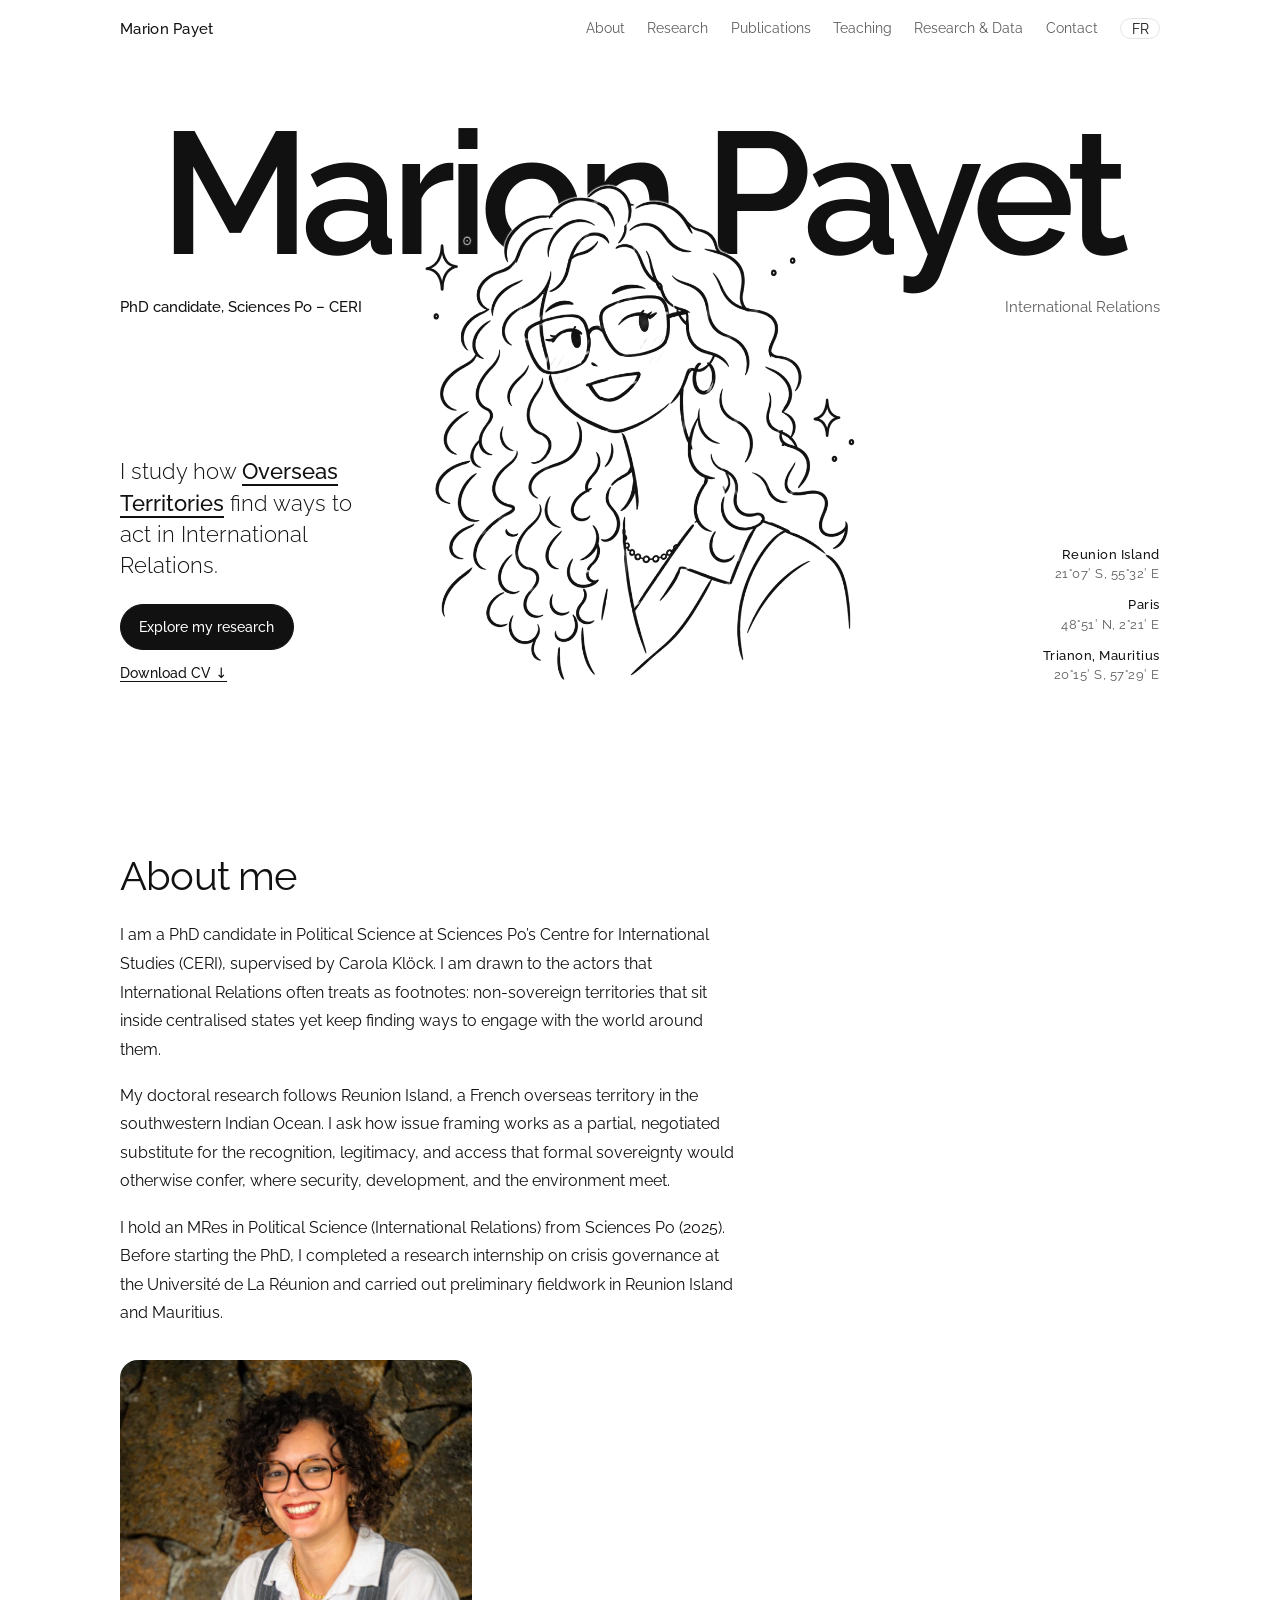
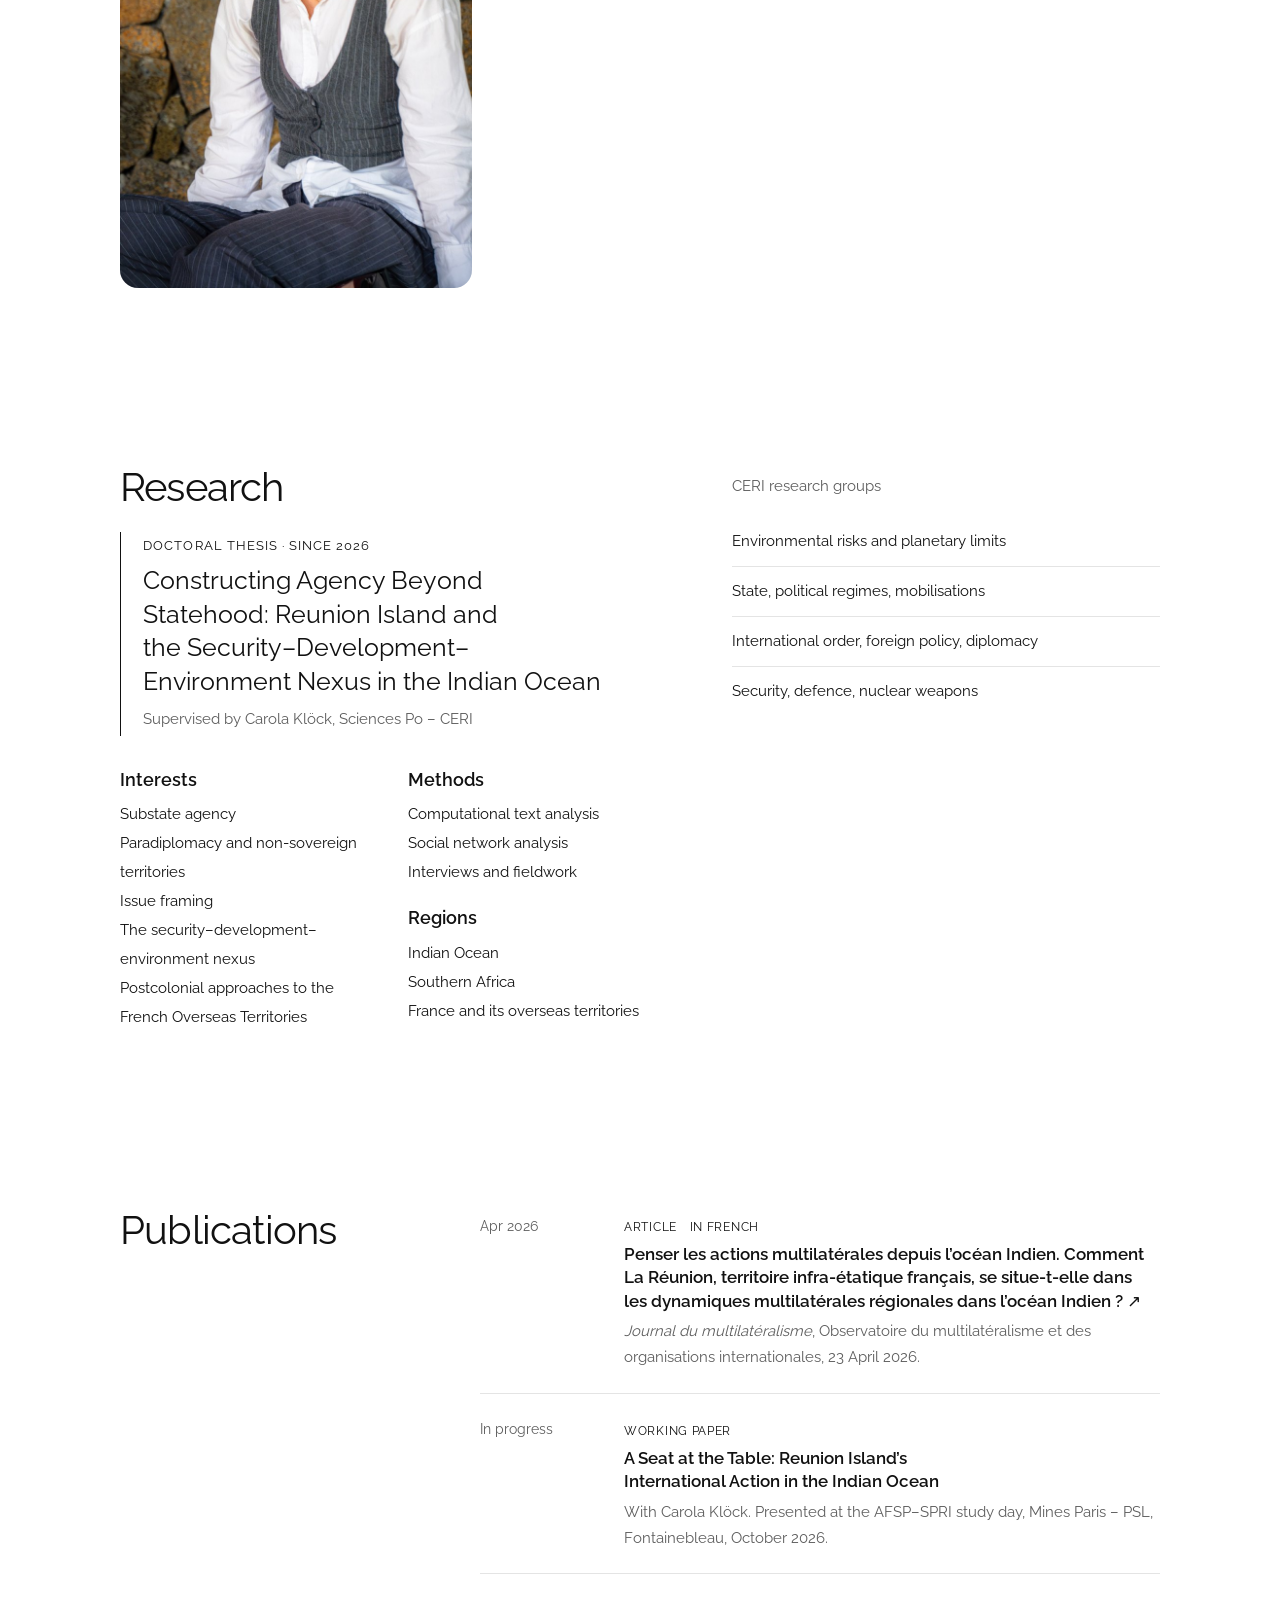
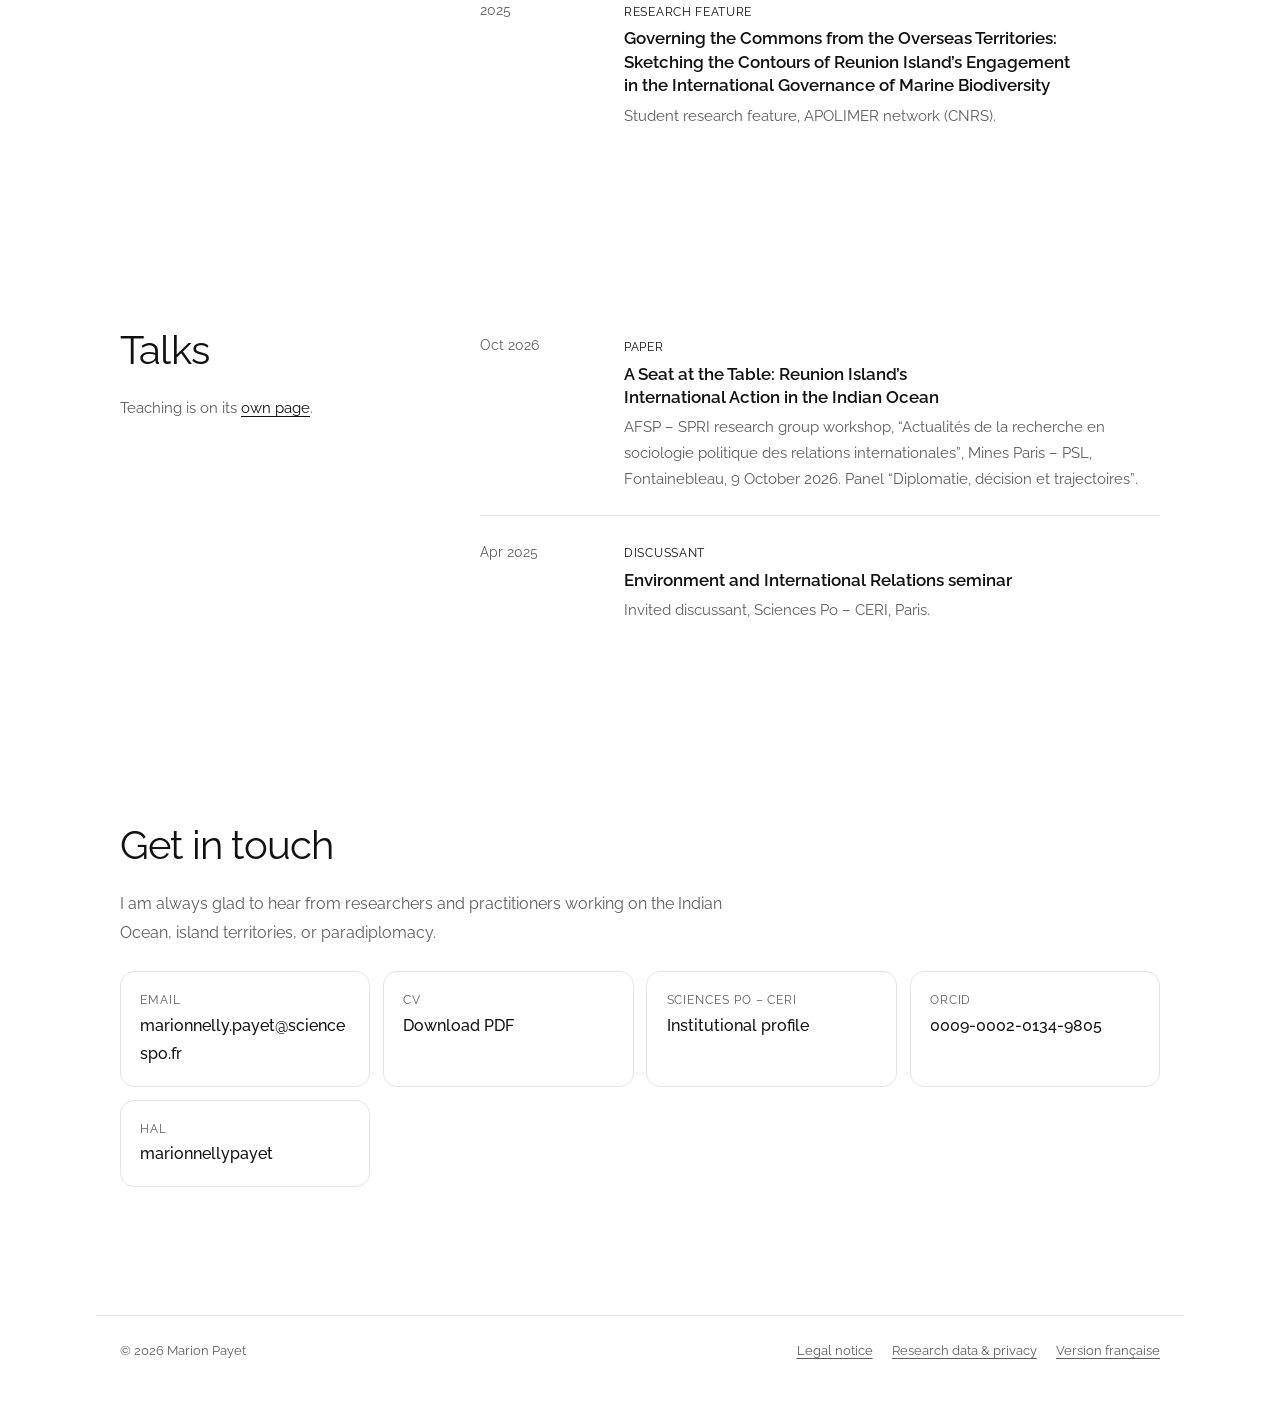
<file: docs/index.html>
<!doctype html>
<html lang="en">
<head>
<meta charset="utf-8">
<meta name="viewport" content="width=device-width, initial-scale=1, viewport-fit=cover">
<title>Marion Payet</title>
<meta name="description" content="Marion Payet, PhD candidate in Political Science (International Relations) at Sciences Po – CERI. Research on substate agency, paradiplomacy, Reunion Island, and the Indian Ocean.">
<meta property="og:title" content="Marion Payet">
<meta property="og:description" content="PhD candidate at Sciences Po – CERI. How places without sovereignty act internationally.">
<link rel="alternate" hreflang="fr" href="fr/">
<link rel="stylesheet" href="assets/site.css">
</head>
<body>

<nav class="nav" aria-label="Main">
  <div class="wrap">
    <a class="brand" href="#top">Marion Payet</a>
    <ul>
      <li class="opt"><a href="#about">About</a></li>
      <li><a href="#research">Research</a></li>
      <li class="opt"><a href="#publications">Publications</a></li>
      <li><a href="teaching/">Teaching</a></li>
      <li class="opt"><a href="research-data/">Research &amp; Data</a></li>
      <li class="opt"><a href="#contact">Contact</a></li>
      <li><a class="lang" href="fr/" hreflang="fr" lang="fr">FR</a></li>
    </ul>
  </div>
</nav>

<header class="hero" id="top">
  <div class="wrap hero-stage">
    <h1 class="giant">Marion Payet</h1>
    <img class="hero-art" src="files/portrait-drawing.png" alt="Line drawing of Marion Payet smiling, with curly hair and big glasses" width="811" height="940">
    <p class="hero-who">PhD candidate, Sciences Po – CERI</p>
    <p class="hero-role">International Relations</p>
    <div class="hero-blurb">
      <p class="statement">I study how <em>Overseas Territories</em> find ways to act in International Relations.</p>
      <div class="actions">
        <a class="btn primary" href="#research">Explore my research</a>
        <a class="link-cv" href="files/Marion_Payet_CV.pdf">Download CV ↓</a>
      </div>
    </div>
    <div class="coords">
      <p><span>Reunion Island</span>21°07′ S, 55°32′ E</p>
      <p><span>Paris</span>48°51′ N, 2°21′ E</p>
      <p><span>Trianon, Mauritius</span>20°15′ S, 57°29′ E</p>
    </div>
  </div>
</header>

<main>

<section id="about">
  <div class="wrap">
    <div class="about-text">
      <h2>About me</h2>
      <p>I am a PhD candidate in Political Science at Sciences Po’s Centre for International Studies (CERI), supervised by Carola Klöck. I am drawn to the actors that International Relations often treats as footnotes: non-sovereign territories that sit inside centralised states yet keep finding ways to engage with the world around them.</p>
      <p>My doctoral research follows Reunion Island, a French overseas territory in the southwestern Indian Ocean. I ask how issue framing works as a partial, negotiated substitute for the recognition, legitimacy, and access that formal sovereignty would otherwise confer, where security, development, and the environment meet.</p>
      <p>I hold an MRes in Political Science (International Relations) from Sciences Po (2025). Before starting the PhD, I completed a research internship on crisis governance at the Université de La Réunion and carried out preliminary fieldwork in Reunion Island and Mauritius.</p>
          <img class="about-photo" src="files/photo.jpg" alt="Marion Payet, smiling, in front of a basalt stone wall" width="724" height="1086" loading="lazy">
    </div>
  </div>
</section>

<section id="research">
  <div class="wrap split">
    <div>
      <h2>Research</h2>
      <div class="thesis-card">
        <p class="kicker">Doctoral thesis · since 2026</p>
        <h3>Constructing Agency Beyond Statehood: Reunion Island and the Security–Development–Environment Nexus in the Indian Ocean</h3>
        <p>Supervised by Carola Klöck, Sciences Po – CERI</p>
      </div>
      <div class="lists">
        <div>
          <h3>Interests</h3>
          <ul>
            <li>Substate agency</li>
            <li>Paradiplomacy and non-sovereign territories</li>
            <li>Issue framing</li>
            <li>The security–development–environment nexus</li>
            <li>Postcolonial approaches to the French Overseas Territories</li>
          </ul>
        </div>
        <div>
          <h3>Methods</h3>
          <ul>
            <li>Computational text analysis</li>
            <li>Social network analysis</li>
            <li>Interviews and fieldwork</li>
          </ul>
          <h3 style="margin-top:1.2rem">Regions</h3>
          <ul>
            <li>Indian Ocean</li>
            <li>Southern Africa</li>
            <li>France and its overseas territories</li>
          </ul>
        </div>
      </div>
    </div>
    <div class="side">
      <p class="muted" style="font-size:0.92rem;margin-top:0.6rem">CERI research groups</p>
      <ul class="entries" style="font-size:0.95rem">
        <li class="entry" style="grid-template-columns:1fr;padding-block:0.7rem">Environmental risks and planetary limits</li>
        <li class="entry" style="grid-template-columns:1fr;padding-block:0.7rem">State, political regimes, mobilisations</li>
        <li class="entry" style="grid-template-columns:1fr;padding-block:0.7rem">International order, foreign policy, diplomacy</li>
        <li class="entry" style="grid-template-columns:1fr;padding-block:0.7rem">Security, defence, nuclear weapons</li>
      </ul>
    </div>
  </div>
</section>

<section id="publications">
  <div class="wrap split head">
    <div><h2>Publications</h2></div>
    <!-- TO ADD A PUBLICATION: copy one <li class="entry"> … </li> block, paste it at the top of the list, and change the text. -->
    <ul class="entries">
      <li class="entry">
        <div class="when">Apr 2026</div>
        <div>
          <span class="tag">Article</span><span class="tag">In French</span>
          <h3 lang="fr"><a href="https://observatoire-multilateralisme.fr/publications/penser-les-actions-multilaterales-depuis-locean-indien/">Penser les actions multilatérales depuis l’océan Indien. Comment La Réunion, territoire infra-étatique français, se situe-t-elle dans les dynamiques multilatérales régionales dans l’océan Indien ?</a></h3>
          <p class="meta"><em>Journal du multilatéralisme</em>, Observatoire du multilatéralisme et des organisations internationales, 23 April 2026.</p>
        </div>
      </li>
      <li class="entry">
        <div class="when">In progress</div>
        <div>
          <span class="tag">Working paper</span>
          <h3>A Seat at the Table: Reunion Island’s International Action in the Indian Ocean</h3>
          <p class="meta">With Carola Klöck. Presented at the AFSP–SPRI study day, Mines Paris – PSL, Fontainebleau, October 2026.</p>
        </div>
      </li>
      <li class="entry">
        <div class="when">2025</div>
        <div>
          <span class="tag">Research feature</span>
          <h3>Governing the Commons from the Overseas Territories: Sketching the Contours of Reunion Island’s Engagement in the International Governance of Marine Biodiversity</h3>
          <p class="meta">Student research feature, APOLIMER network (CNRS).</p>
        </div>
      </li>
    </ul>
  </div>
</section>

<section id="talks">
  <div class="wrap split head">
    <div><h2>Talks</h2><p class="muted" style="font-size:0.95rem">Teaching is on its <a href="teaching/">own page</a>.</p></div>
    <ul class="entries">
      <li class="entry">
        <div class="when">Oct 2026</div>
        <div>
          <span class="tag">Paper</span>
          <h3>A Seat at the Table: Reunion Island’s International Action in the Indian Ocean</h3>
          <p class="meta">AFSP – SPRI research group workshop, <span lang="fr">“Actualités de la recherche en sociologie politique des relations internationales”</span>, Mines Paris – PSL, Fontainebleau, 9 October 2026. Panel <span lang="fr">“Diplomatie, décision et trajectoires”</span>.</p>
        </div>
      </li>
      <li class="entry">
        <div class="when">Apr 2025</div>
        <div>
          <span class="tag">Discussant</span>
          <h3>Environment and International Relations seminar</h3>
          <p class="meta">Invited discussant, Sciences Po – CERI, Paris.</p>
        </div>
      </li>
    </ul>
  </div>
</section>

<section id="contact">
  <div class="wrap">
    <h2>Get in touch</h2>
    <p class="muted">I am always glad to hear from researchers and practitioners working on the Indian Ocean, island territories, or paradiplomacy.</p>
    <div class="contact-grid">
      <a href="mailto:marionnelly.payet@sciencespo.fr"><small>Email</small><span>marionnelly.payet@sciencespo.fr</span></a>
      <a href="files/Marion_Payet_CV.pdf"><small>CV</small><span>Download PDF</span></a>
      <a href="https://www.sciencespo.fr/ceri/en/directory/payet-marion/"><small>Sciences Po – CERI</small><span>Institutional profile</span></a>
      <a href="https://orcid.org/0009-0002-0134-9805"><small>ORCID</small><span>0009-0002-0134-9805</span></a>
      <a href="https://cv.hal.science/marionnellypayet"><small>HAL</small><span>marionnellypayet</span></a>
    </div>
  </div>
</section>

</main>

<footer>
  <div class="wrap">
    <span>© 2026 Marion Payet</span>
    <nav aria-label="Footer"><a href="research-data/#legal">Legal notice</a><a href="research-data/">Research data &amp; privacy</a><a href="fr/" hreflang="fr" lang="fr">Version française</a></nav>
  </div>
</footer>

</body>
</html>
</file>
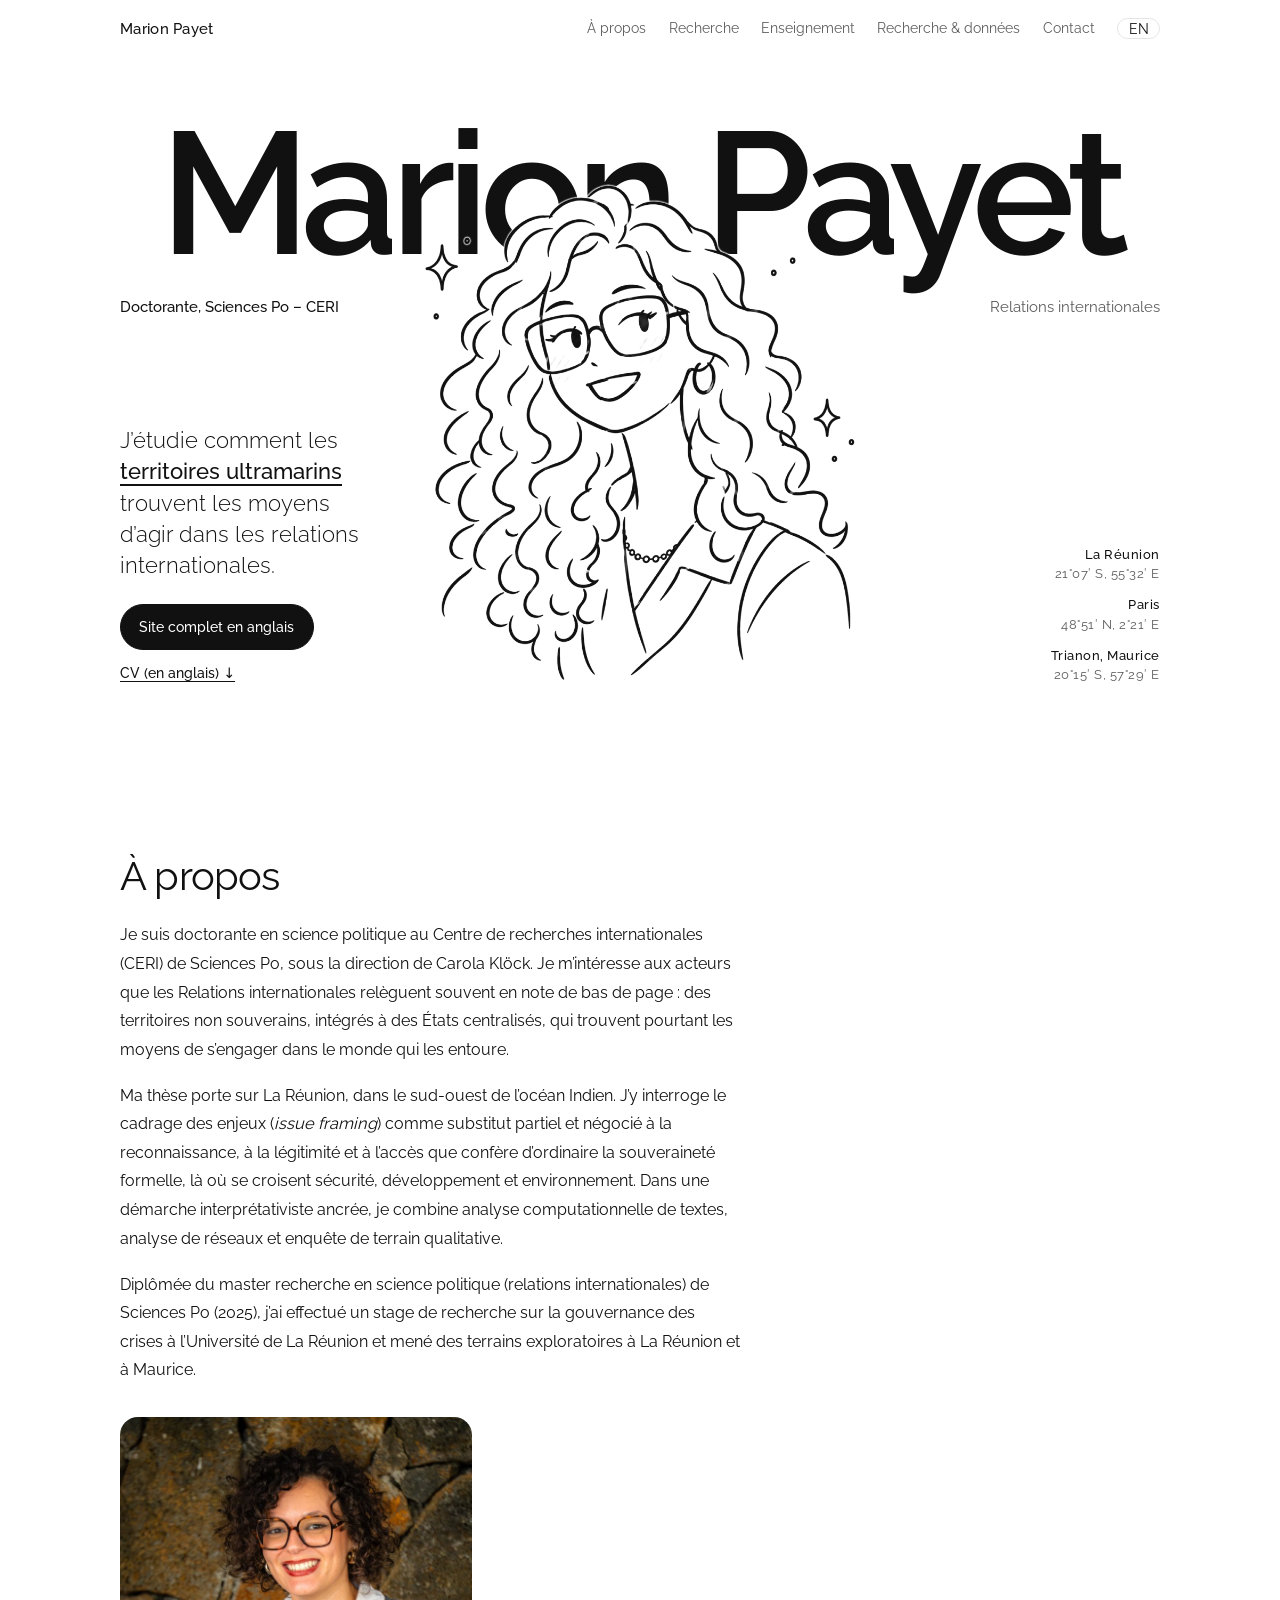
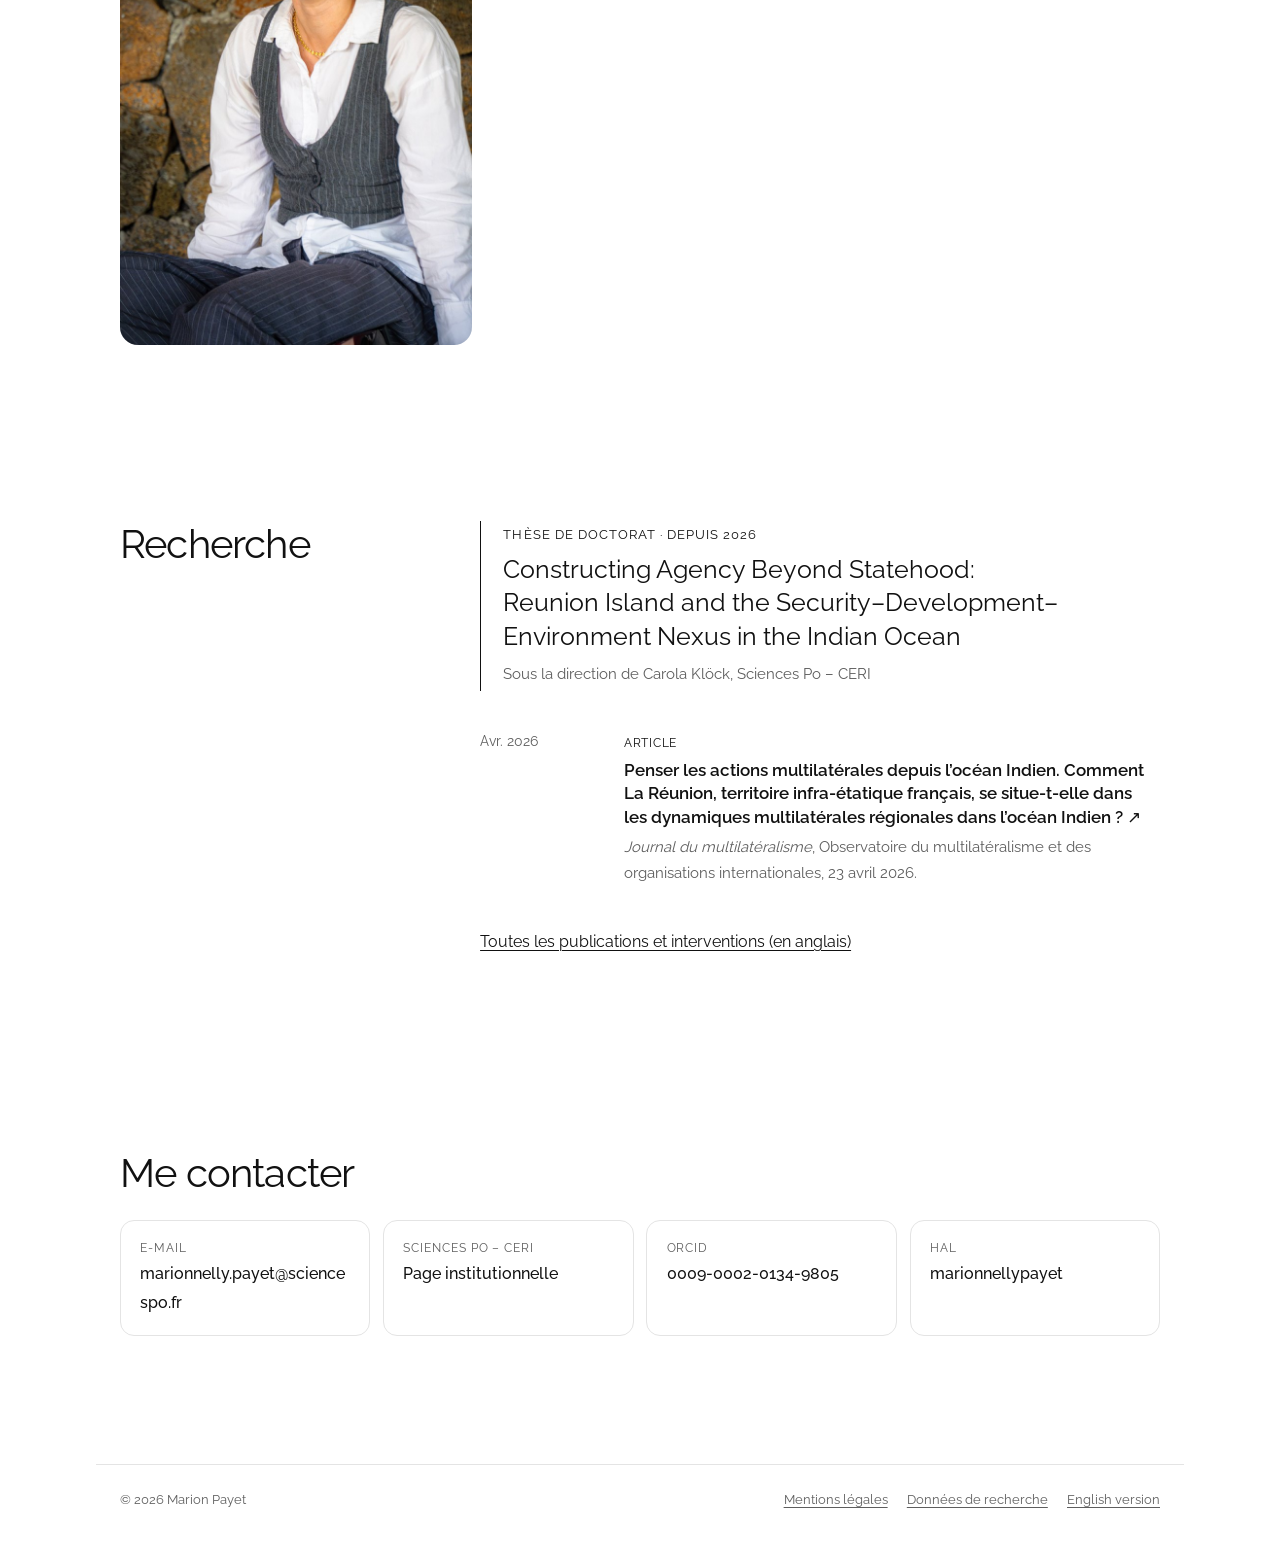
<file: docs/fr/index.html>
<!doctype html>
<html lang="fr">
<head>
<meta charset="utf-8">
<meta name="viewport" content="width=device-width, initial-scale=1, viewport-fit=cover">
<title>Marion Payet · À propos</title>
<meta name="description" content="Marion Payet, doctorante en science politique (relations internationales) au CERI de Sciences Po. Recherches sur l’action internationale des territoires non souverains, La Réunion et l’océan Indien.">
<link rel="alternate" hreflang="en" href="../">
<link rel="stylesheet" href="../assets/site.css">
</head>
<body>

<nav class="nav" aria-label="Navigation principale">
  <div class="wrap">
    <a class="brand" href="#top">Marion Payet</a>
    <ul>
      <li class="opt"><a href="#a-propos">À propos</a></li>
      <li><a href="#recherche">Recherche</a></li>
      <li><a href="../teaching/">Enseignement</a></li>
      <li class="opt"><a href="../research-data/">Recherche &amp; données</a></li>
      <li class="opt"><a href="#contact">Contact</a></li>
      <li><a class="lang" href="../" hreflang="en" lang="en">EN</a></li>
    </ul>
  </div>
</nav>

<header class="hero" id="top">
  <div class="wrap hero-stage">
    <h1 class="giant">Marion Payet</h1>
    <img class="hero-art" src="../files/portrait-drawing.png" alt="Dessin au trait de Marion Payet souriante, cheveux bouclés et grandes lunettes" width="811" height="940">
    <p class="hero-who">Doctorante, Sciences Po – CERI</p>
    <p class="hero-role">Relations internationales</p>
    <div class="hero-blurb">
      <p class="statement">J’étudie comment les <em>territoires ultramarins</em> trouvent les moyens d’agir dans les relations internationales.</p>
      <div class="actions">
        <a class="btn primary" href="../">Site complet en anglais</a>
        <a class="link-cv" href="../files/Marion_Payet_CV.pdf">CV (en anglais) ↓</a>
      </div>
    </div>
    <div class="coords">
      <p><span>La Réunion</span>21°07′ S, 55°32′ E</p>
      <p><span>Paris</span>48°51′ N, 2°21′ E</p>
      <p><span>Trianon, Maurice</span>20°15′ S, 57°29′ E</p>
    </div>
  </div>
</header>

<main>

<section id="a-propos">
  <div class="wrap">
    <div class="about-text">
      <h2>À propos</h2>
      <p>Je suis doctorante en science politique au Centre de recherches internationales (CERI) de Sciences Po, sous la direction de Carola Klöck. Je m’intéresse aux acteurs que les Relations internationales relèguent souvent en note de bas de page : des territoires non souverains, intégrés à des États centralisés, qui trouvent pourtant les moyens de s’engager dans le monde qui les entoure.</p>
      <p>Ma thèse porte sur La Réunion, dans le sud-ouest de l’océan Indien. J’y interroge le cadrage des enjeux (<em lang="en">issue framing</em>) comme substitut partiel et négocié à la reconnaissance, à la légitimité et à l’accès que confère d’ordinaire la souveraineté formelle, là où se croisent sécurité, développement et environnement. Dans une démarche interprétativiste ancrée, je combine analyse computationnelle de textes, analyse de réseaux et enquête de terrain qualitative.</p>
      <p>Diplômée du master recherche en science politique (relations internationales) de Sciences Po (2025), j’ai effectué un stage de recherche sur la gouvernance des crises à l’Université de La Réunion et mené des terrains exploratoires à La Réunion et à Maurice.</p>
          <img class="about-photo" src="../files/photo.jpg" alt="Marion Payet souriante, devant un mur de pierres basaltiques" width="724" height="1086" loading="lazy">
    </div>
  </div>
</section>

<section id="recherche">
  <div class="wrap split head">
    <div><h2>Recherche</h2></div>
    <div>
      <div class="thesis-card">
        <p class="kicker">Thèse de doctorat · depuis 2026</p>
        <h3 lang="en">Constructing Agency Beyond Statehood: Reunion Island and the Security–Development–Environment Nexus in the Indian Ocean</h3>
        <p>Sous la direction de Carola Klöck, Sciences Po – CERI</p>
      </div>
      <ul class="entries" style="margin-top:2rem">
        <li class="entry">
          <div class="when">Avr. 2026</div>
          <div>
            <span class="tag">Article</span>
            <h3><a href="https://observatoire-multilateralisme.fr/publications/penser-les-actions-multilaterales-depuis-locean-indien/">Penser les actions multilatérales depuis l’océan Indien. Comment La Réunion, territoire infra-étatique français, se situe-t-elle dans les dynamiques multilatérales régionales dans l’océan Indien ?</a></h3>
            <p class="meta"><em>Journal du multilatéralisme</em>, Observatoire du multilatéralisme et des organisations internationales, 23 avril 2026.</p>
          </div>
        </li>
      </ul>
      <p style="margin-top:1.2rem"><a href="../#publications" hreflang="en">Toutes les publications et interventions (en anglais)</a></p>
    </div>
  </div>
</section>

<section id="contact">
  <div class="wrap">
    <h2>Me contacter</h2>
    <div class="contact-grid">
      <a href="mailto:marionnelly.payet@sciencespo.fr"><small>E-mail</small><span>marionnelly.payet@sciencespo.fr</span></a>
      <a href="https://www.sciencespo.fr/ceri/en/directory/payet-marion/"><small>Sciences Po – CERI</small><span>Page institutionnelle</span></a>
      <a href="https://orcid.org/0009-0002-0134-9805"><small>ORCID</small><span>0009-0002-0134-9805</span></a>
      <a href="https://cv.hal.science/marionnellypayet"><small>HAL</small><span>marionnellypayet</span></a>
    </div>
  </div>
</section>

</main>

<footer>
  <div class="wrap">
    <span>© 2026 Marion Payet</span>
    <nav aria-label="Pied de page"><a href="../research-data/#legal">Mentions légales</a><a href="../research-data/#donnees">Données de recherche</a><a href="../" hreflang="en" lang="en">English version</a></nav>
  </div>
</footer>

</body>
</html>
</file>
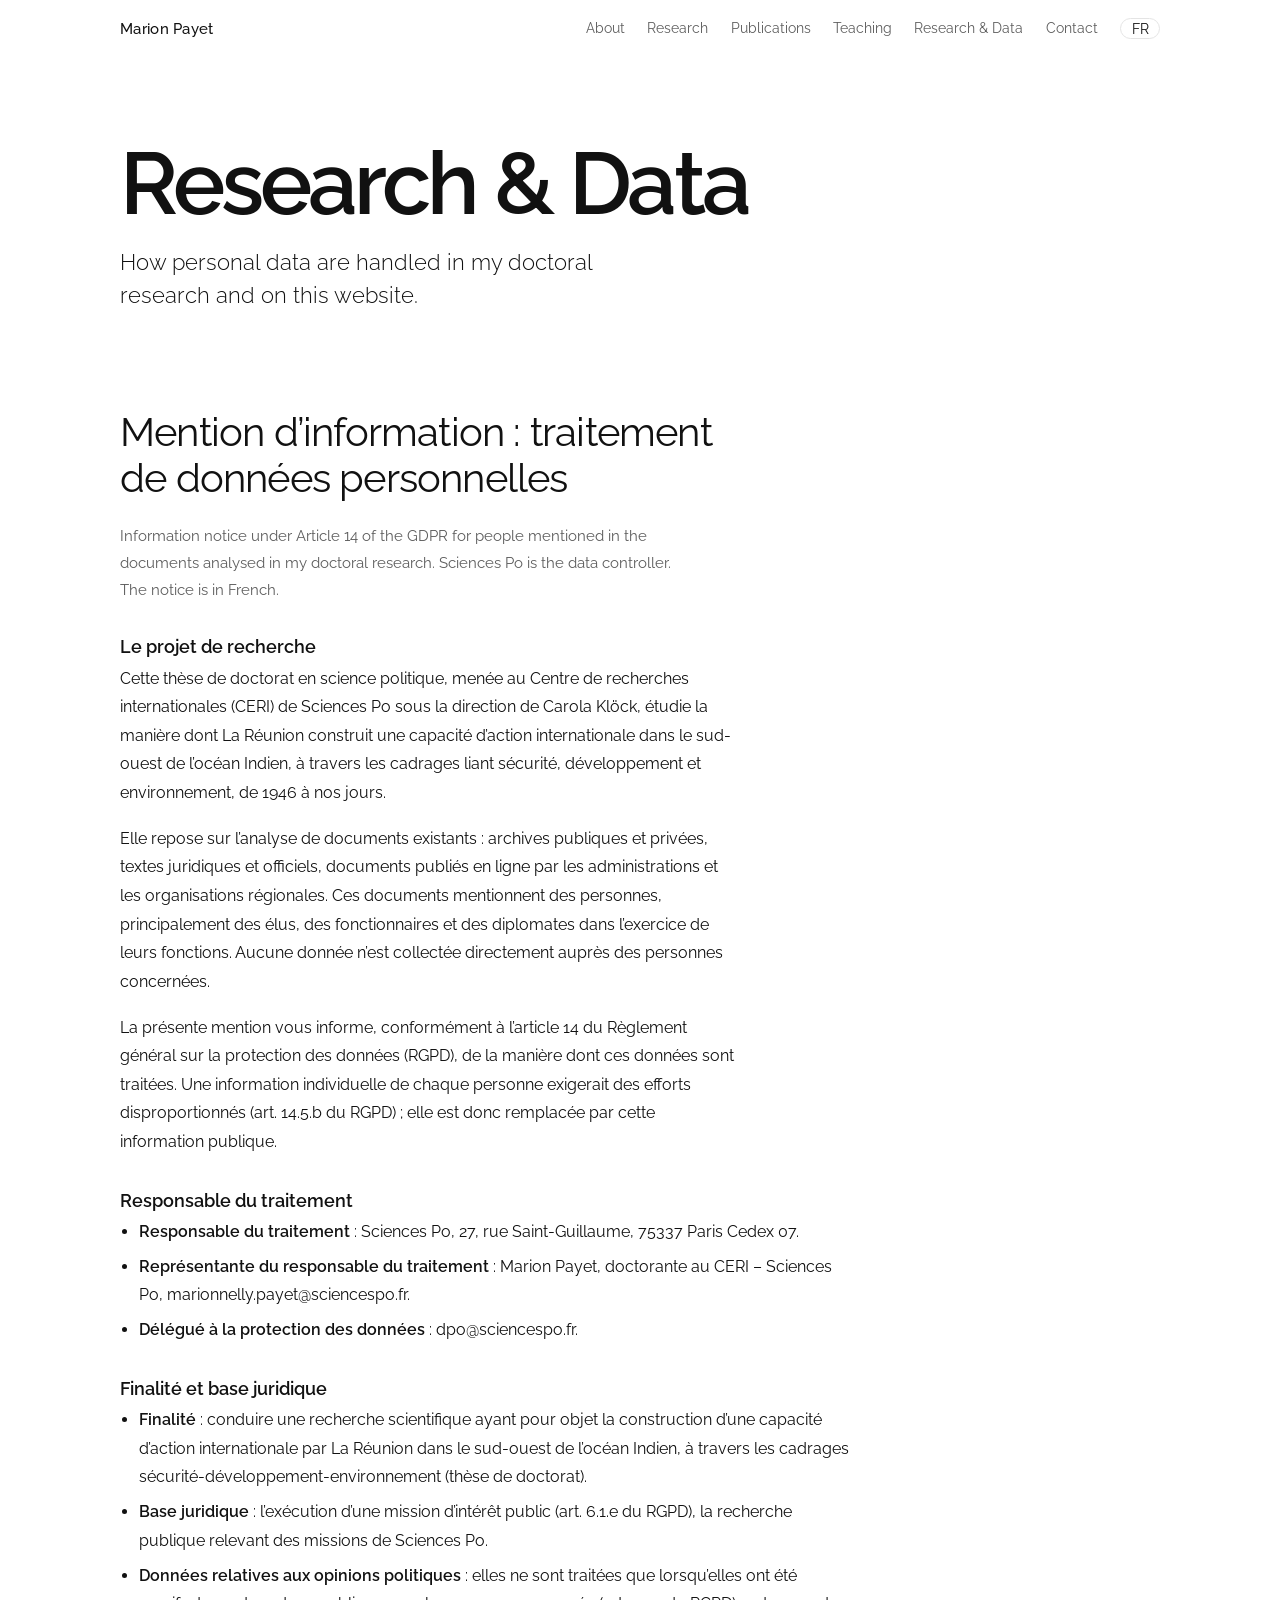
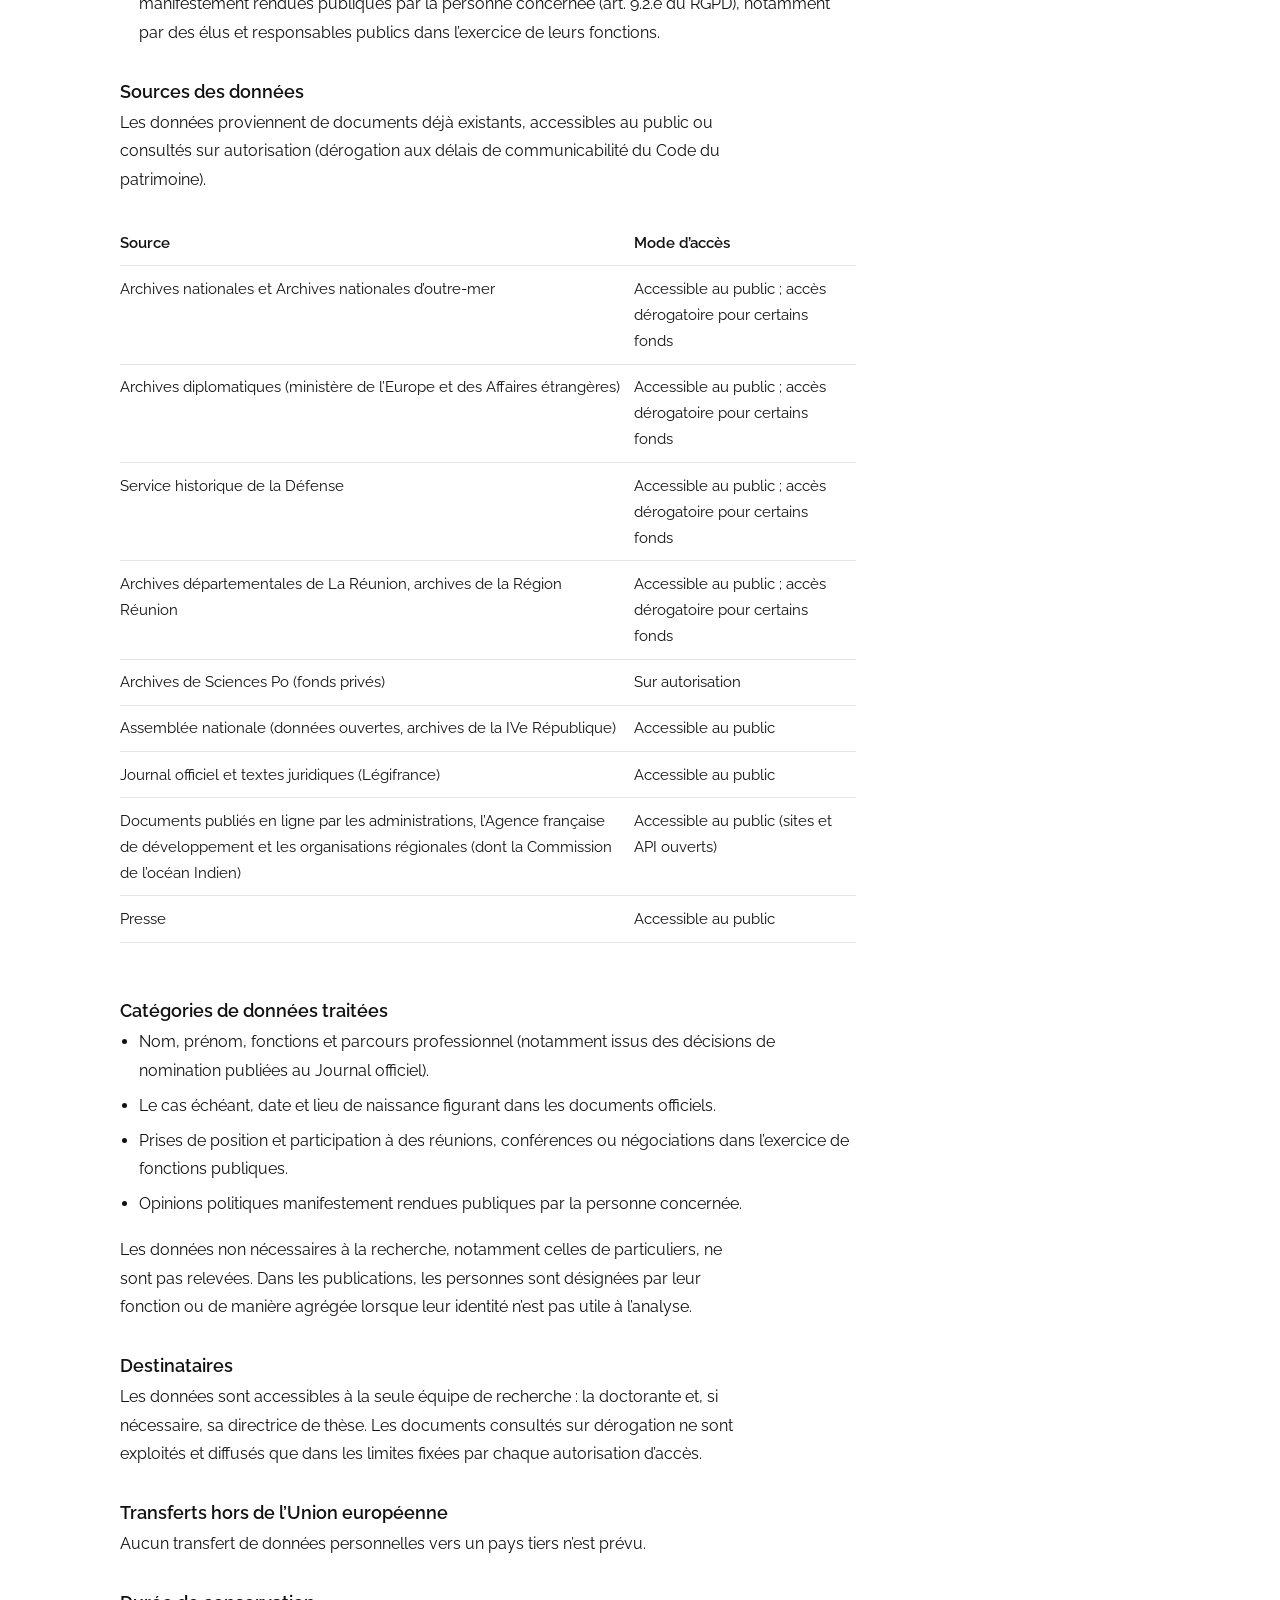
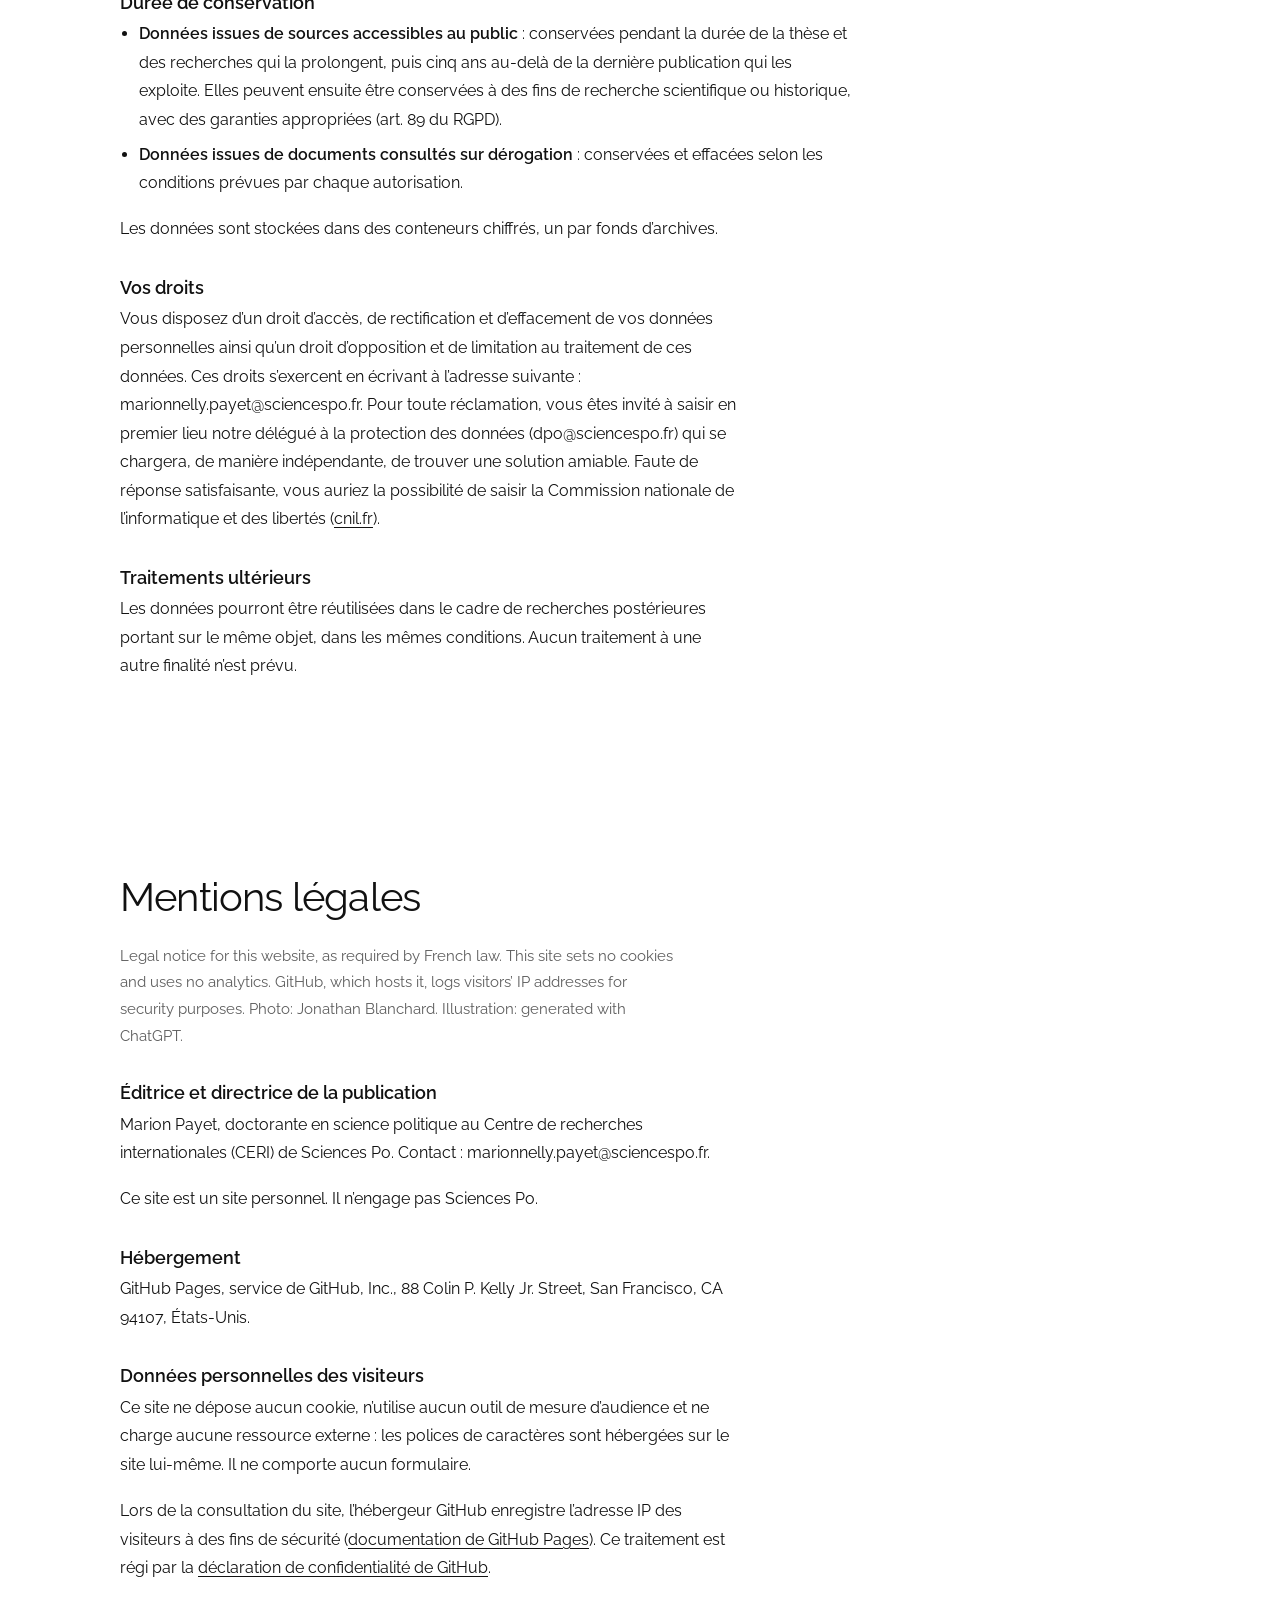
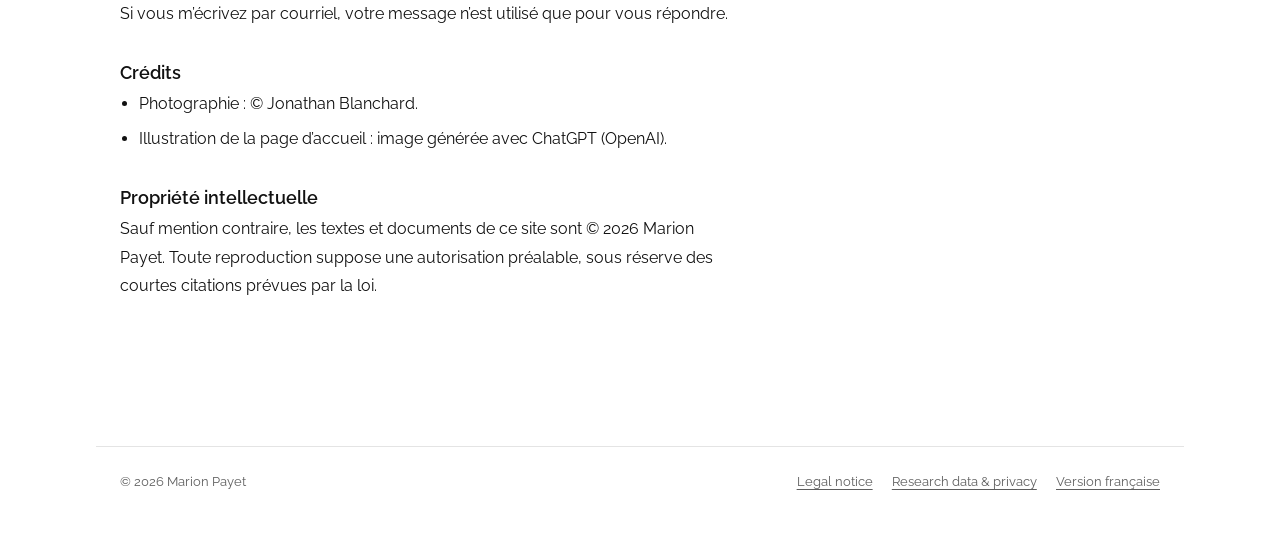
<file: docs/research-data/index.html>
<!doctype html>
<html lang="en">
<head>
<meta charset="utf-8">
<meta name="viewport" content="width=device-width, initial-scale=1, viewport-fit=cover">
<title>Research &amp; Data · Marion Payet</title>
<meta name="description" content="How personal data are handled in Marion Payet’s doctoral research and on this website: information notice and legal notice.">
<link rel="stylesheet" href="../assets/site.css">
</head>
<body>

<nav class="nav" aria-label="Main">
  <div class="wrap">
    <a class="brand" href="../">Marion Payet</a>
    <ul>
      <li class="opt"><a href="../#about">About</a></li>
      <li><a href="../#research">Research</a></li>
      <li class="opt"><a href="../#publications">Publications</a></li>
      <li><a href="../teaching/">Teaching</a></li>
      <li class="opt"><a href="../research-data/" aria-current="page">Research &amp; Data</a></li>
      <li class="opt"><a href="../#contact">Contact</a></li>
      <li><a class="lang" href="../fr/" hreflang="fr" lang="fr">FR</a></li>
    </ul>
  </div>
</nav>

<main>
<header class="page-head">
  <div class="wrap">
    <h1 class="page-title">Research &amp; Data</h1>
    <p class="page-lead">How personal data are handled in my doctoral research and on this website.</p>
  </div>
</header>

<section id="donnees" lang="fr">
  <div class="wrap">
    <div class="prose">
      <h2>Mention d’information : traitement de données personnelles</h2>
      <p class="summary-en" lang="en">Information notice under Article 14 of the GDPR for people mentioned in the documents analysed in my doctoral research. Sciences Po is the data controller. The notice is in French.</p>

      <h3>Le projet de recherche</h3>
      <p>Cette thèse de doctorat en science politique, menée au Centre de recherches internationales (CERI) de Sciences Po sous la direction de Carola Klöck, étudie la manière dont La Réunion construit une capacité d’action internationale dans le sud-ouest de l’océan Indien, à travers les cadrages liant sécurité, développement et environnement, de 1946 à nos jours.</p>
      <p>Elle repose sur l’analyse de documents existants : archives publiques et privées, textes juridiques et officiels, documents publiés en ligne par les administrations et les organisations régionales. Ces documents mentionnent des personnes, principalement des élus, des fonctionnaires et des diplomates dans l’exercice de leurs fonctions. Aucune donnée n’est collectée directement auprès des personnes concernées.</p>
      <p>La présente mention vous informe, conformément à l’article 14 du Règlement général sur la protection des données (RGPD), de la manière dont ces données sont traitées. Une information individuelle de chaque personne exigerait des efforts disproportionnés (art. 14.5.b du RGPD) ; elle est donc remplacée par cette information publique.</p>

      <h3>Responsable du traitement</h3>
      <ul>
        <li><strong>Responsable du traitement</strong> : Sciences Po, 27, rue Saint-Guillaume, 75337 Paris Cedex 07.</li>
        <li><strong>Représentante du responsable du traitement</strong> : Marion Payet, doctorante au CERI – Sciences Po, marionnelly.payet@sciencespo.fr.</li>
        <li><strong>Délégué à la protection des données</strong> : dpo@sciencespo.fr.</li>
      </ul>

      <h3>Finalité et base juridique</h3>
      <ul>
        <li><strong>Finalité</strong> : conduire une recherche scientifique ayant pour objet la construction d’une capacité d’action internationale par La Réunion dans le sud-ouest de l’océan Indien, à travers les cadrages sécurité-développement-environnement (thèse de doctorat).</li>
        <li><strong>Base juridique</strong> : l’exécution d’une mission d’intérêt public (art. 6.1.e du RGPD), la recherche publique relevant des missions de Sciences Po.</li>
        <li><strong>Données relatives aux opinions politiques</strong> : elles ne sont traitées que lorsqu’elles ont été manifestement rendues publiques par la personne concernée (art. 9.2.e du RGPD), notamment par des élus et responsables publics dans l’exercice de leurs fonctions.</li>
      </ul>

      <h3>Sources des données</h3>
      <p>Les données proviennent de documents déjà existants, accessibles au public ou consultés sur autorisation (dérogation aux délais de communicabilité du Code du patrimoine).</p>
      <div class="table-scroll">
        <table>
          <thead><tr><th>Source</th><th>Mode d’accès</th></tr></thead>
          <tbody>
            <tr><td>Archives nationales et Archives nationales d’outre-mer</td><td>Accessible au public ; accès dérogatoire pour certains fonds</td></tr>
            <tr><td>Archives diplomatiques (ministère de l’Europe et des Affaires étrangères)</td><td>Accessible au public ; accès dérogatoire pour certains fonds</td></tr>
            <tr><td>Service historique de la Défense</td><td>Accessible au public ; accès dérogatoire pour certains fonds</td></tr>
            <tr><td>Archives départementales de La Réunion, archives de la Région Réunion</td><td>Accessible au public ; accès dérogatoire pour certains fonds</td></tr>
            <tr><td>Archives de Sciences Po (fonds privés)</td><td>Sur autorisation</td></tr>
            <tr><td>Assemblée nationale (données ouvertes, archives de la IVe République)</td><td>Accessible au public</td></tr>
            <tr><td>Journal officiel et textes juridiques (Légifrance)</td><td>Accessible au public</td></tr>
            <tr><td>Documents publiés en ligne par les administrations, l’Agence française de développement et les organisations régionales (dont la Commission de l’océan Indien)</td><td>Accessible au public (sites et API ouverts)</td></tr>
            <tr><td>Presse</td><td>Accessible au public</td></tr>
          </tbody>
        </table>
      </div>

      <h3>Catégories de données traitées</h3>
      <ul>
        <li>Nom, prénom, fonctions et parcours professionnel (notamment issus des décisions de nomination publiées au Journal officiel).</li>
        <li>Le cas échéant, date et lieu de naissance figurant dans les documents officiels.</li>
        <li>Prises de position et participation à des réunions, conférences ou négociations dans l’exercice de fonctions publiques.</li>
        <li>Opinions politiques manifestement rendues publiques par la personne concernée.</li>
      </ul>
      <p>Les données non nécessaires à la recherche, notamment celles de particuliers, ne sont pas relevées. Dans les publications, les personnes sont désignées par leur fonction ou de manière agrégée lorsque leur identité n’est pas utile à l’analyse.</p>

      <h3>Destinataires</h3>
      <p>Les données sont accessibles à la seule équipe de recherche : la doctorante et, si nécessaire, sa directrice de thèse. Les documents consultés sur dérogation ne sont exploités et diffusés que dans les limites fixées par chaque autorisation d’accès.</p>

      <h3>Transferts hors de l’Union européenne</h3>
      <p>Aucun transfert de données personnelles vers un pays tiers n’est prévu.</p>

      <h3>Durée de conservation</h3>
      <ul>
        <li><strong>Données issues de sources accessibles au public</strong> : conservées pendant la durée de la thèse et des recherches qui la prolongent, puis cinq ans au-delà de la dernière publication qui les exploite. Elles peuvent ensuite être conservées à des fins de recherche scientifique ou historique, avec des garanties appropriées (art. 89 du RGPD).</li>
        <li><strong>Données issues de documents consultés sur dérogation</strong> : conservées et effacées selon les conditions prévues par chaque autorisation.</li>
      </ul>
      <p>Les données sont stockées dans des conteneurs chiffrés, un par fonds d’archives.</p>

      <h3>Vos droits</h3>
      <p>Vous disposez d’un droit d’accès, de rectification et d’effacement de vos données personnelles ainsi qu’un droit d’opposition et de limitation au traitement de ces données. Ces droits s’exercent en écrivant à l’adresse suivante : marionnelly.payet@sciencespo.fr. Pour toute réclamation, vous êtes invité à saisir en premier lieu notre délégué à la protection des données (dpo@sciencespo.fr) qui se chargera, de manière indépendante, de trouver une solution amiable. Faute de réponse satisfaisante, vous auriez la possibilité de saisir la Commission nationale de l’informatique et des libertés (<a href="https://www.cnil.fr">cnil.fr</a>).</p>

      <h3>Traitements ultérieurs</h3>
      <p>Les données pourront être réutilisées dans le cadre de recherches postérieures portant sur le même objet, dans les mêmes conditions. Aucun traitement à une autre finalité n’est prévu.</p>
    </div>
  </div>
</section>

<section id="legal" lang="fr">
  <div class="wrap">
    <div class="prose">
      <h2>Mentions légales</h2>
      <p class="summary-en" lang="en">Legal notice for this website, as required by French law. This site sets no cookies and uses no analytics. GitHub, which hosts it, logs visitors’ IP addresses for security purposes. Photo: Jonathan Blanchard. Illustration: generated with ChatGPT.</p>

      <h3>Éditrice et directrice de la publication</h3>
      <p>Marion Payet, doctorante en science politique au Centre de recherches internationales (CERI) de Sciences Po. Contact : marionnelly.payet@sciencespo.fr.</p>
      <p>Ce site est un site personnel. Il n’engage pas Sciences Po.</p>

      <h3>Hébergement</h3>
      <p>GitHub Pages, service de GitHub, Inc., 88 Colin P. Kelly Jr. Street, San Francisco, CA 94107, États-Unis.</p>

      <h3>Données personnelles des visiteurs</h3>
      <p>Ce site ne dépose aucun cookie, n’utilise aucun outil de mesure d’audience et ne charge aucune ressource externe : les polices de caractères sont hébergées sur le site lui-même. Il ne comporte aucun formulaire.</p>
      <p>Lors de la consultation du site, l’hébergeur GitHub enregistre l’adresse IP des visiteurs à des fins de sécurité (<a href="https://docs.github.com/fr/pages/getting-started-with-github-pages/what-is-github-pages">documentation de GitHub Pages</a>). Ce traitement est régi par la <a href="https://docs.github.com/fr/site-policy/privacy-policies/github-general-privacy-statement">déclaration de confidentialité de GitHub</a>.</p>
      <p>Si vous m’écrivez par courriel, votre message n’est utilisé que pour vous répondre.</p>

      <h3>Crédits</h3>
      <ul>
        <li>Photographie : © Jonathan Blanchard.</li>
        <li>Illustration de la page d’accueil : image générée avec ChatGPT (OpenAI).</li>
      </ul>

      <h3>Propriété intellectuelle</h3>
      <p>Sauf mention contraire, les textes et documents de ce site sont © 2026 Marion Payet. Toute reproduction suppose une autorisation préalable, sous réserve des courtes citations prévues par la loi.</p>
    </div>
  </div>
</section>

</main>

<footer>
  <div class="wrap">
    <span>© 2026 Marion Payet</span>
    <nav aria-label="Footer"><a href="../research-data/#legal">Legal notice</a><a href="../research-data/">Research data &amp; privacy</a><a href="../fr/" hreflang="fr" lang="fr">Version française</a></nav>
  </div>
</footer>

</body>
</html>
</file>
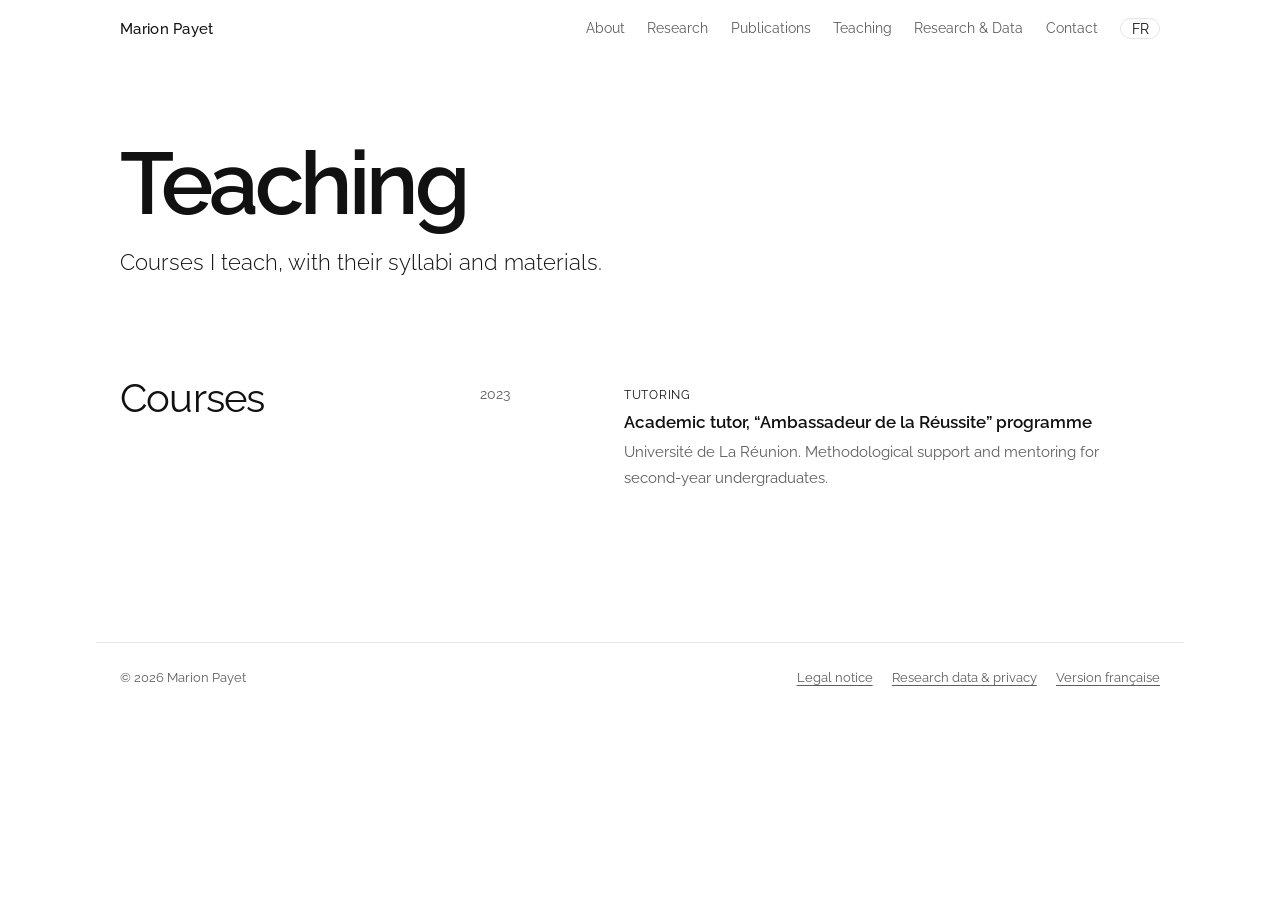
<file: docs/teaching/index.html>
<!doctype html>
<html lang="en">
<head>
<meta charset="utf-8">
<meta name="viewport" content="width=device-width, initial-scale=1, viewport-fit=cover">
<title>Teaching · Marion Payet</title>
<meta name="description" content="Courses taught by Marion Payet, PhD candidate at Sciences Po – CERI, with syllabi and teaching materials.">
<link rel="stylesheet" href="../assets/site.css">
</head>
<body>

<nav class="nav" aria-label="Main">
  <div class="wrap">
    <a class="brand" href="../">Marion Payet</a>
    <ul>
      <li class="opt"><a href="../#about">About</a></li>
      <li><a href="../#research">Research</a></li>
      <li class="opt"><a href="../#publications">Publications</a></li>
      <li><a href="../teaching/" aria-current="page">Teaching</a></li>
      <li class="opt"><a href="../research-data/">Research &amp; Data</a></li>
      <li class="opt"><a href="../#contact">Contact</a></li>
      <li><a class="lang" href="../fr/" hreflang="fr" lang="fr">FR</a></li>
    </ul>
  </div>
</nav>

<main>
<header class="page-head">
  <div class="wrap">
    <h1 class="page-title">Teaching</h1>
    <p class="page-lead">Courses I teach, with their syllabi and materials.</p>
  </div>
</header>

<section id="courses">
  <div class="wrap split head">
    <div><h2>Courses</h2></div>
    <!--
      TO ADD A COURSE: copy the block below, remove the comment markers around it, paste it at the top of the list, and fill it in.
      Put the files in files/teaching/<course-folder>/ and link them as shown.

      <li class="entry">
        <div class="when">Spring 2027</div>
        <div>
          <span class="tag">Seminar</span><span class="tag">Undergraduate</span>
          <h3>Course title</h3>
          <p class="meta">Institution, campus. Language of instruction. One or two sentences on what the course covers.</p>
          <p class="materials"><a href="../files/teaching/course-folder/syllabus.pdf">Syllabus (PDF)</a><a href="../files/teaching/course-folder/readings.pdf">Reading list</a></p>
        </div>
      </li>
    -->
    <ul class="entries">
      <li class="entry">
        <div class="when">2023</div>
        <div>
          <span class="tag">Tutoring</span>
          <h3>Academic tutor, <span lang="fr">“Ambassadeur de la Réussite”</span> programme</h3>
          <p class="meta">Université de La Réunion. Methodological support and mentoring for second-year undergraduates.</p>
        </div>
      </li>
    </ul>
  </div>
</section>

</main>

<footer>
  <div class="wrap">
    <span>© 2026 Marion Payet</span>
    <nav aria-label="Footer"><a href="../research-data/#legal">Legal notice</a><a href="../research-data/">Research data &amp; privacy</a><a href="../fr/" hreflang="fr" lang="fr">Version française</a></nav>
  </div>
</footer>

</body>
</html>
</file>
<file: docs/assets/site.css>
/* fonts:start (self-hosted, no third-party requests) */
@font-face { font-family: 'Raleway'; font-style: normal; font-weight: 300; font-display: swap; src: url('fonts/raleway-300.woff2') format('woff2'); }
@font-face { font-family: 'Raleway'; font-style: normal; font-weight: 400; font-display: swap; src: url('fonts/raleway-400.woff2') format('woff2'); }
@font-face { font-family: 'Raleway'; font-style: normal; font-weight: 500; font-display: swap; src: url('fonts/raleway-500.woff2') format('woff2'); }
@font-face { font-family: 'Raleway'; font-style: normal; font-weight: 600; font-display: swap; src: url('fonts/raleway-600.woff2') format('woff2'); }
/* fonts:end */
/* Layout: airy portfolio style. Giant light-weight name, line illustration, two-column sections (text left, image right).
   Palette: strict black and white; grey only for secondary text and hairlines. Single light theme by design. */
:root {
  --paper: #FFFFFF;
  --paper-2: #FFFFFF;
  --ink: #111111;
  --ink-soft: #5E5E5E;
  --rose: #111111;
  --blush: #111111;
  --line: #E4E4E4;
  --font: "Raleway", "Avenir Next", "Segoe UI", system-ui, sans-serif;
  color-scheme: light;
}

* { box-sizing: border-box; }
html { scroll-behavior: smooth; scroll-padding-top: 4.5rem; }
body {
  margin: 0;
  background: var(--paper);
  color: var(--ink);
  font-family: var(--font);
  font-size: 1.02rem;
  line-height: 1.75;
  -webkit-font-smoothing: antialiased;
}
a { color: var(--rose); text-underline-offset: 0.2em; text-decoration-thickness: 1px; }
a:hover { text-decoration-thickness: 2px; }
a:focus-visible { outline: 2px solid var(--rose); outline-offset: 3px; border-radius: 2px; }

.wrap {
  max-width: 68rem;
  margin: 0 auto;
  padding-left: max(24px, env(safe-area-inset-left, 0px));
  padding-right: max(24px, env(safe-area-inset-right, 0px));
}

/* Nav */
.nav { position: sticky; top: env(safe-area-inset-top, 0px); z-index: 10; background: color-mix(in srgb, var(--paper) 90%, transparent); backdrop-filter: blur(8px); -webkit-backdrop-filter: blur(8px); }
.nav .wrap { display: flex; align-items: center; justify-content: space-between; gap: 1rem; padding-block: 1rem; }
.nav .brand { white-space: nowrap; font-weight: 500; font-size: 0.95rem; color: var(--ink); text-decoration: none; letter-spacing: 0.02em; }
.nav ul { display: flex; flex-wrap: wrap; gap: 0.2rem 1.4rem; list-style: none; margin: 0; padding: 0; font-size: 0.85rem; }
.nav ul a { color: var(--ink-soft); text-decoration: none; }
.nav ul a:hover { color: var(--ink); }
.nav .lang { border: 1px solid var(--line); border-radius: 999px; padding: 0.1rem 0.65rem; color: var(--ink); }

/* Hero: giant name, drawing laid over its lower half, small text placed around the figure */
.hero { padding-block: clamp(1.5rem, 4vw, 3rem) clamp(3rem, 7vw, 5rem); }
.hero-stage {
  --g: clamp(3rem, 13.5vw, 11.25rem);
  display: grid;
  grid-template-columns: minmax(0, 1fr) minmax(0, 27rem) minmax(0, 1fr);
  grid-template-rows: auto auto 1fr auto;
  column-gap: clamp(1rem, 3vw, 2.5rem);
}
.giant {
  grid-column: 1 / -1; grid-row: 1; position: relative; z-index: 1;
  font-weight: 600; font-size: var(--g); line-height: 1; letter-spacing: -0.05em;
  margin: 0; color: var(--ink); white-space: nowrap; text-align: center;
}
.hero-art {
  grid-column: 2; grid-row: 1 / span 4; align-self: start; position: relative; z-index: 2;
  width: 100%; height: auto; margin-top: calc(var(--g) * 0.45);
}
.hero-who, .hero-role { grid-row: 2; margin: 0.9rem 0 0; font-size: 0.95rem; max-width: none; }
.hero-who { grid-column: 1; font-weight: 500; }
.hero-role { grid-column: 3; text-align: right; color: var(--ink-soft); }
.hero-blurb { grid-column: 1; grid-row: 4; align-self: end; }
.statement { font-weight: 300; font-size: clamp(1.1rem, 1.7vw, 1.35rem); line-height: 1.45; margin: 0; max-width: 22ch; }
.statement em { font-style: normal; font-weight: 500; text-decoration: underline; text-decoration-thickness: 1.5px; text-underline-offset: 0.22em; }
.coords { grid-column: 3; grid-row: 4; align-self: end; justify-self: end; text-align: right; display: grid; gap: 0.7rem; font-size: 0.82rem; color: var(--ink-soft); letter-spacing: 0.04em; font-variant-numeric: tabular-nums; }
.coords p { margin: 0; max-width: none; line-height: 1.5; }
.coords span { display: block; color: var(--ink); font-weight: 500; }
.actions { display: flex; flex-wrap: wrap; align-items: center; gap: 0.6rem 1.2rem; margin-top: 1.4rem; }
.link-cv { font-size: 0.9rem; font-weight: 500; color: var(--ink); }
.btn { font-weight: 500; font-size: 0.9rem; text-decoration: none; padding: 0.6rem 1.15rem; border-radius: 999px; border: 1px solid var(--ink); color: var(--ink); transition: background .2s ease, color .2s ease; }
.btn:hover { background: var(--ink); color: var(--paper); }
.btn.primary { background: var(--ink); color: var(--paper); }
.btn.primary:hover { background: var(--paper); color: var(--ink); }
@media (max-width: 860px) {
  .hero-stage { grid-template-columns: minmax(0, 1fr) minmax(0, 1fr); grid-template-rows: auto; }
  .giant { grid-column: 1 / -1; grid-row: 1; }
  .hero-art { grid-column: 1 / -1; grid-row: 2; width: min(22rem, 92%); justify-self: center; margin-top: calc(var(--g) * -0.42); }
  .hero-who { grid-column: 1; grid-row: 3; }
  .hero-role { grid-column: 2; grid-row: 3; }
  .hero-blurb { grid-column: 1 / -1; grid-row: 4; margin-top: 1.8rem; }
  .statement { max-width: 28ch; font-size: 1.3rem; }
  .coords { grid-column: 1 / -1; grid-row: 5; justify-self: start; text-align: left; margin-top: 1.4rem; }
}

/* Sections */
section { padding-block: clamp(3rem, 7vw, 5.5rem); }
h2 { font-weight: 400; font-size: clamp(1.9rem, 4vw, 2.5rem); letter-spacing: -0.02em; line-height: 1.15; margin: 0 0 1.4rem; text-wrap: balance; }
h3 { font-weight: 600; font-size: 1.05rem; line-height: 1.4; margin: 0 0 0.3rem; text-wrap: balance; }
p { margin: 0 0 1.1rem; max-width: 62ch; }
.muted { color: var(--ink-soft); }

.split { display: grid; grid-template-columns: minmax(0, 1.25fr) minmax(0, 1fr); gap: clamp(2rem, 6vw, 5rem); align-items: start; }
.split > * { min-width: 0; }

.photo { width: 100%; aspect-ratio: 4 / 5; max-width: 100%; object-fit: cover; border-radius: 18px; }
.photo-slot { width: 100%; aspect-ratio: 4 / 5; max-width: 100%; border-radius: 18px; background: var(--paper); border: 1px solid var(--line); display: grid; place-items: center; color: var(--ink-soft); }
.photo-slot svg { width: 70%; height: auto; }

.lists { display: grid; grid-template-columns: repeat(2, minmax(0, 1fr)); gap: 1.5rem 2.5rem; margin-top: 2rem; }
.lists h3 { font-size: 1.1rem; margin-bottom: 0.5rem; }
.lists ul { list-style: none; margin: 0; padding: 0; font-size: 0.95rem; line-height: 1.9; }

.thesis-card { border-left: 1.5px solid var(--ink); padding: 0.2rem 0 0.2rem 1.4rem; margin: 0 0 1rem; }
.thesis-card .kicker { font-size: 0.8rem; letter-spacing: 0.08em; text-transform: uppercase; color: var(--rose); margin: 0 0 0.4rem; }
.thesis-card h3 { font-weight: 400; font-size: clamp(1.25rem, 2.6vw, 1.55rem); line-height: 1.35; margin-bottom: 0.5rem; }
.thesis-card p { margin: 0; color: var(--ink-soft); font-size: 0.95rem; }

/* Entries */
.entries { list-style: none; margin: 0; padding: 0; }
.entry { display: grid; grid-template-columns: 7.5rem minmax(0, 1fr); gap: 1.5rem; padding-block: 1.4rem; border-top: 1px solid var(--line); }
.entry:first-child { border-top: 0; padding-top: 0.3rem; }
.entry .when { font-size: 0.85rem; color: var(--ink-soft); padding-top: 0.15rem; font-variant-numeric: tabular-nums; }
.entry h3 a { color: var(--ink); text-decoration: underline; text-decoration-color: transparent; text-underline-offset: 0.2em; transition: text-decoration-color .2s ease; }
.entry h3 a:hover { text-decoration-color: var(--ink); }
.entry h3 a::after { content: " ↗"; color: var(--rose); font-weight: 400; }
.entry .meta { color: var(--ink-soft); font-size: 0.93rem; margin: 0; }
.tag { display: inline-block; font-size: 0.72rem; letter-spacing: 0.06em; text-transform: uppercase; color: var(--rose); margin: 0 0.8rem 0.35rem 0; }

/* Contact */
.contact-grid { display: grid; grid-template-columns: repeat(auto-fit, minmax(13rem, 1fr)); gap: 0.8rem; margin-top: 1.5rem; }
.contact-grid a { display: flex; flex-direction: column; gap: 0.1rem; padding: 1.1rem 1.2rem; background: var(--paper); border: 1px solid var(--line); border-radius: 14px; text-decoration: none; color: var(--ink); transition: background .2s ease; min-width: 0; }
.contact-grid a:hover { border-color: var(--ink); }
.contact-grid small { font-size: 0.72rem; letter-spacing: 0.08em; text-transform: uppercase; color: var(--ink-soft); }
.contact-grid span { font-weight: 500; overflow-wrap: anywhere; }

footer { padding-block: 2.5rem 3rem; font-size: 0.82rem; color: var(--ink-soft); }
footer .wrap { display: flex; flex-wrap: wrap; justify-content: space-between; gap: 0.6rem; border-top: 1px solid var(--line); padding-top: 1.5rem; }
footer a { color: var(--ink-soft); }

@media (max-width: 760px) {
  .split { grid-template-columns: 1fr; }
  .split .side { max-width: 22rem; }
  .nav ul li.opt { display: none; }
  .entry { grid-template-columns: 1fr; gap: 0.2rem; }
  .lists { grid-template-columns: 1fr; }
}
@media (prefers-reduced-motion: reduce) {
  html { scroll-behavior: auto; }
  .btn, .contact-grid a, .entry h3 a { transition: none; }
}

.split.head { grid-template-columns: minmax(0, 1fr) minmax(0, 2.4fr); }
@media (max-width: 760px) { .split.head { grid-template-columns: 1fr; gap: 0.5rem; } }

.about-text { max-width: 44rem; }
.about-photo { display: block; width: min(22rem, 100%); height: auto; border-radius: 18px; margin-top: 2rem; }

/* Inner pages */
.page-head { padding-block: clamp(2.5rem, 7vw, 5rem) 0.5rem; }
.page-title { font-weight: 600; font-size: clamp(2.8rem, 9vw, 5.5rem); letter-spacing: -0.045em; line-height: 1; margin: 0 0 1.2rem; }
.page-lead { font-weight: 300; font-size: clamp(1.15rem, 2.2vw, 1.4rem); line-height: 1.5; max-width: 40ch; margin: 0; }
.prose { max-width: 46rem; }
.prose h3 { margin-top: 2rem; font-size: 1.1rem; }
.prose ul { padding-left: 1.2rem; margin: 0 0 1.1rem; }
.prose li { margin-bottom: 0.4rem; }
.prose table { width: 100%; border-collapse: collapse; font-size: 0.93rem; margin: 0.5rem 0 1.5rem; }
.prose th, .prose td { text-align: left; vertical-align: top; padding: 0.6rem 0.8rem 0.6rem 0; border-bottom: 1px solid var(--line); }
.prose th { font-weight: 600; }
.table-scroll { overflow-x: auto; }
.notice { border: 1.5px solid var(--ink); border-radius: 12px; padding: 0.9rem 1.1rem; font-size: 0.93rem; margin: 0 0 2rem; max-width: 46rem; }
.notice strong { font-weight: 600; }
.materials { margin: 0.4rem 0 0; font-size: 0.9rem; display: flex; flex-wrap: wrap; gap: 0.3rem 1rem; }
.materials a { color: var(--ink); }
.summary-en { color: var(--ink-soft); font-size: 0.95rem; }
footer nav { display: flex; flex-wrap: wrap; gap: 0.4rem 1.2rem; }
</file>
